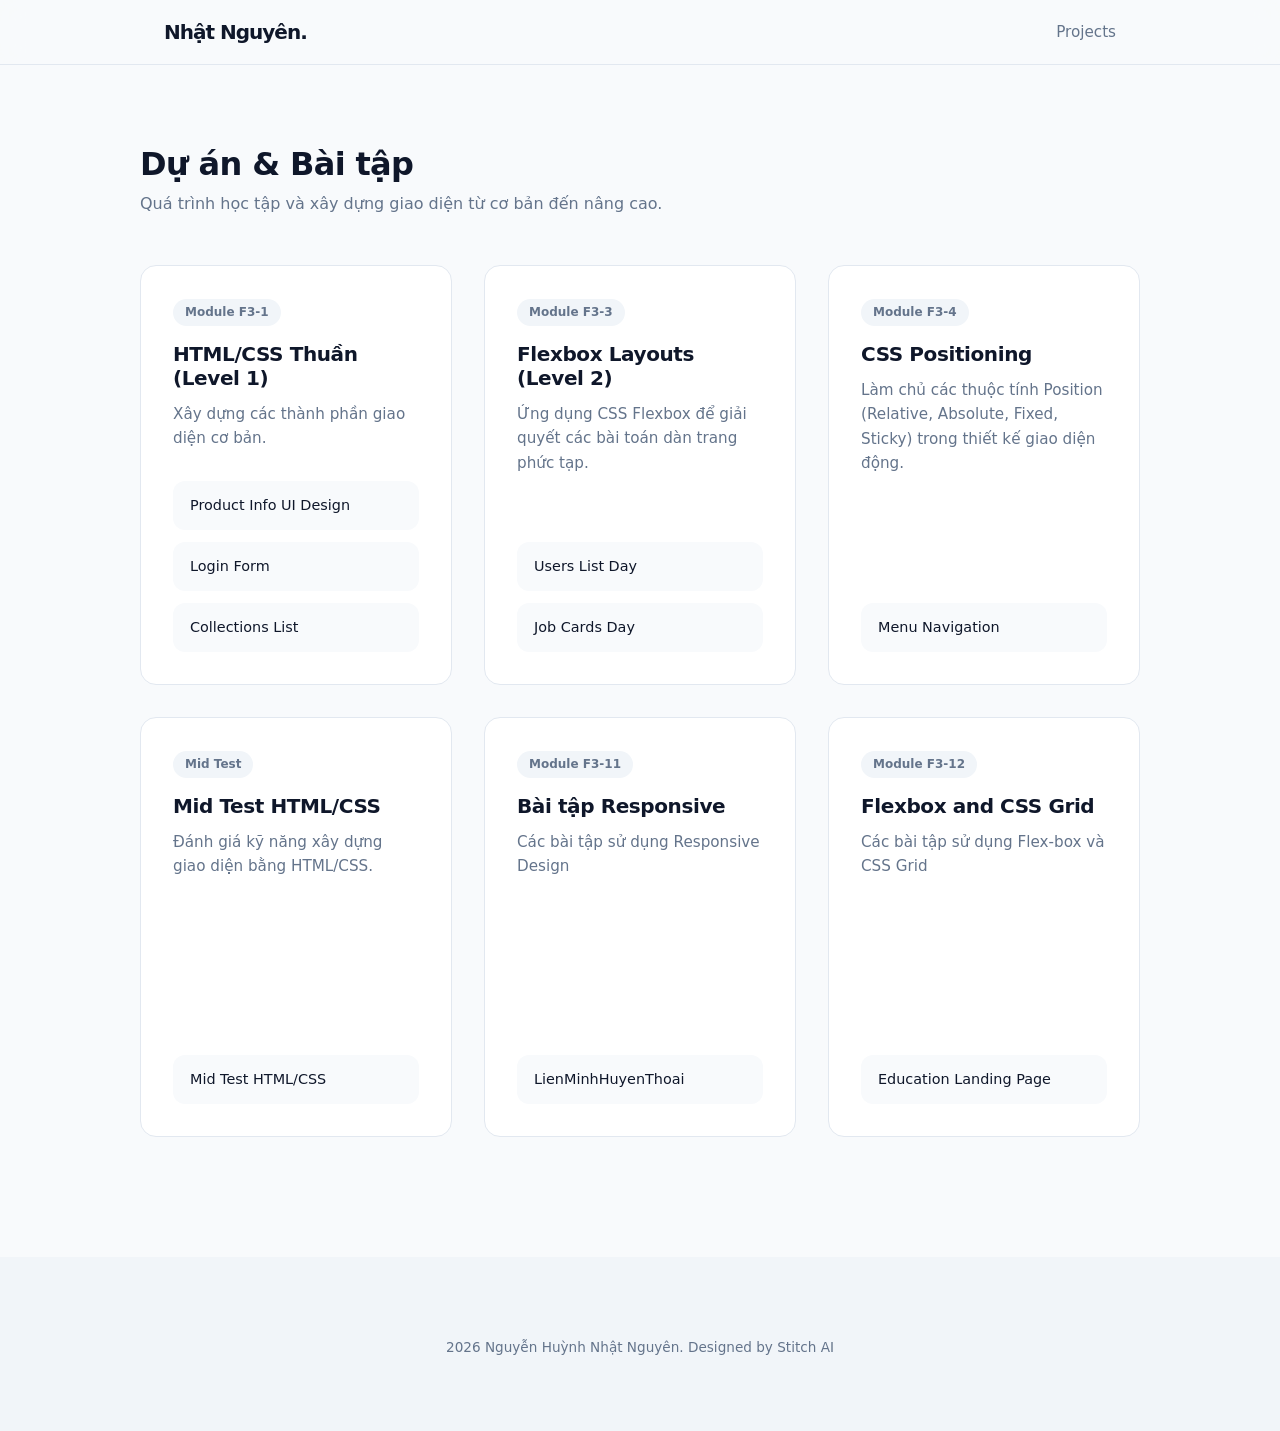
<file: index.html>
<!doctype html>
<html lang="vi">
  <head>
    <meta charset="UTF-8" />
    <meta name="viewport" content="width=device-width, initial-scale=1.0" />
    <title>Nguyễn Huỳnh Nhật Nguyên</title>
    <link rel="stylesheet" href="style.css" />
  </head>
  <body>
    <header class="navbar">
      <div class="container nav-container">
        <div class="logo">Nhật Nguyên.</div>
        <nav>
          <!-- <a href="#about">About</a> -->
          <a href="#projects">Projects</a>
          <!-- <a href="#contact">Contact</a> -->
        </nav>
      </div>
    </header>

    <!-- <section id="about" class="hero container">
      <div class="hero-content">
        <p class="greeting">Xin chào, tôi là</p>
        <h1>Nguyễn Huỳnh Nhật Nguyên</h1>
        <p class="bio">
          Sinh viên năm 2 chuyên ngành Công nghệ Thông tin tại TP. Hồ Chí Minh.
          Tôi đam mê Lập trình Web và thiết kế giao diện (UI/UX) tối giản, mang
          lại trải nghiệm tốt nhất cho người dùng.
        </p>
        <div class="hero-actions">
          <a href="#projects" class="btn btn-primary">Xem Dự Án</a>
          <a href="mailto:emailcuaban@gmail.com" class="btn btn-outline"
            >Liên Hệ Nhận CV</a
          >
        </div>
      </div>
    </section> -->

    <main id="projects" class="container section">
      <div class="section-header">
        <h2>Dự án & Bài tập</h2>
        <p>Quá trình học tập và xây dựng giao diện từ cơ bản đến nâng cao.</p>
      </div>

      <div class="projects-grid">
        <article class="card">
          <div class="card-header">
            <span class="badge">Module F3-1</span>
            <h3>HTML/CSS Thuần (Level 1)</h3>
            <p>Xây dựng các thành phần giao diện cơ bản.</p>
          </div>
          <div class="card-body">
            <ul class="task-list">
              <li>
                <a href="./F3-1/Task 1/index.html" target="_blank">
                  Product Info UI Design
                  <svg
                    width="16"
                    height="16"
                    viewBox="0 0 24 24"
                    fill="none"
                    stroke="currentColor"
                    stroke-width="2"
                  >
                    <path d="M7 17L17 7M17 7H7M17 7V17" />
                  </svg>
                </a>
              </li>
              <li>
                <a href="./F3-1/Task 2/index.html" target="_blank">
                  Login Form
                  <svg
                    width="16"
                    height="16"
                    viewBox="0 0 24 24"
                    fill="none"
                    stroke="currentColor"
                    stroke-width="2"
                  >
                    <path d="M7 17L17 7M17 7H7M17 7V17" />
                  </svg>
                </a>
              </li>
              <li>
                <a href="./F3-1/Task 3/index.html" target="_blank">
                  Collections List
                  <svg
                    width="16"
                    height="16"
                    viewBox="0 0 24 24"
                    fill="none"
                    stroke="currentColor"
                    stroke-width="2"
                  >
                    <path d="M7 17L17 7M17 7H7M17 7V17" />
                  </svg>
                </a>
              </li>
            </ul>
          </div>
        </article>

        <article class="card">
          <div class="card-header">
            <span class="badge">Module F3-3</span>
            <h3>Flexbox Layouts (Level 2)</h3>
            <p>
              Ứng dụng CSS Flexbox để giải quyết các bài toán dàn trang phức
              tạp.
            </p>
          </div>
          <div class="card-body">
            <ul class="task-list">
              <li>
                <a href="./F3-3/Task 1/index.html" target="_blank">
                  Users List Day
                  <svg
                    width="16"
                    height="16"
                    viewBox="0 0 24 24"
                    fill="none"
                    stroke="currentColor"
                    stroke-width="2"
                  >
                    <path d="M7 17L17 7M17 7H7M17 7V17" />
                  </svg>
                </a>
              </li>
              <li>
                <a href="./F3-3/Task 2/index.html" target="_blank">
                  Job Cards Day
                  <svg
                    width="16"
                    height="16"
                    viewBox="0 0 24 24"
                    fill="none"
                    stroke="currentColor"
                    stroke-width="2"
                  >
                    <path d="M7 17L17 7M17 7H7M17 7V17" />
                  </svg>
                </a>
              </li>
            </ul>
          </div>
        </article>

        <article class="card">
          <div class="card-header">
            <span class="badge">Module F3-4</span>
            <h3>CSS Positioning</h3>
            <p>
              Làm chủ các thuộc tính Position (Relative, Absolute, Fixed,
              Sticky) trong thiết kế giao diện động.
            </p>
          </div>
          <div class="card-body">
            <ul class="task-list">
              <li>
                <a href="./F3-4/index.html" target="_blank">
                  Menu Navigation
                  <svg
                    width="16"
                    height="16"
                    viewBox="0 0 24 24"
                    fill="none"
                    stroke="currentColor"
                    stroke-width="2"
                  >
                    <path d="M7 17L17 7M17 7H7M17 7V17" />
                  </svg>
                </a>
              </li>
            </ul>
          </div>
        </article>

        <article class="card">
          <div class="card-header">
            <span class="badge">Mid Test</span>
            <h3>Mid Test HTML/CSS</h3>
            <p>Đánh giá kỹ năng xây dựng giao diện bằng HTML/CSS.</p>
          </div>
          <div class="card-body">
            <ul class="task-list">
              <li>
                <a href="./MidTest HTML CSS/index.html" target="_blank">
                  Mid Test HTML/CSS
                  <svg
                    width="16"
                    height="16"
                    viewBox="0 0 24 24"
                    fill="none"
                    stroke="currentColor"
                    stroke-width="2"
                  >
                    <path d="M7 17L17 7M17 7H7M17 7V17" />
                  </svg>
                </a>
              </li>
            </ul>
          </div>
        </article>

        <article class="card">
          <div class="card-header">
            <span class="badge">Module F3-11</span>
            <h3>Bài tập Responsive</h3>
            <p>Các bài tập sử dụng Responsive Design</p>
          </div>
          <div class="card-body">
            <ul class="task-list">
              <li>
                <a href="./F3-11/index.html" target="_blank">
                  LienMinhHuyenThoai
                  <svg
                    width="16"
                    height="16"
                    viewBox="0 0 24 24"
                    fill="none"
                    stroke="currentColor"
                    stroke-width="2"
                  >
                    <path d="M7 17L17 7M17 7H7M17 7V17" />
                  </svg>
                </a>
              </li>
            </ul>
          </div>
        </article>

        <article class="card">
          <div class="card-header">
            <span class="badge">Module F3-12</span>
            <h3>Flexbox and CSS Grid</h3>
            <p>Các bài tập sử dụng Flex-box và CSS Grid</p>
          </div>
          <div class="card-body">
            <ul class="task-list">
              <li>
                <a href="./F3-12/index.html" target="_blank">
                  Education Landing Page
                  <svg
                    width="16"
                    height="16"
                    viewBox="0 0 24 24"
                    fill="none"
                    stroke="currentColor"
                    stroke-width="2"
                  >
                    <path d="M7 17L17 7M17 7H7M17 7V17" />
                  </svg>
                </a>
              </li>
            </ul>
          </div>
        </article>
      </div>
    </main>

    <footer id="contact" class="footer">
      <div class="container">
        <!-- <h2>Let's connect</h2>
        <p>Sẵn sàng cho các cơ hội thực tập và dự án mới.</p>
        <div class="footer-links">
          <a href="#">GitHub</a>
          <a href="#">LinkedIn</a>
          <a href="#">Behance</a>
        </div> -->
        <p class="copyright">
          2026 Nguyễn Huỳnh Nhật Nguyên. Designed by Stitch AI
        </p>
      </div>
    </footer>
  </body>
</html>
</file>
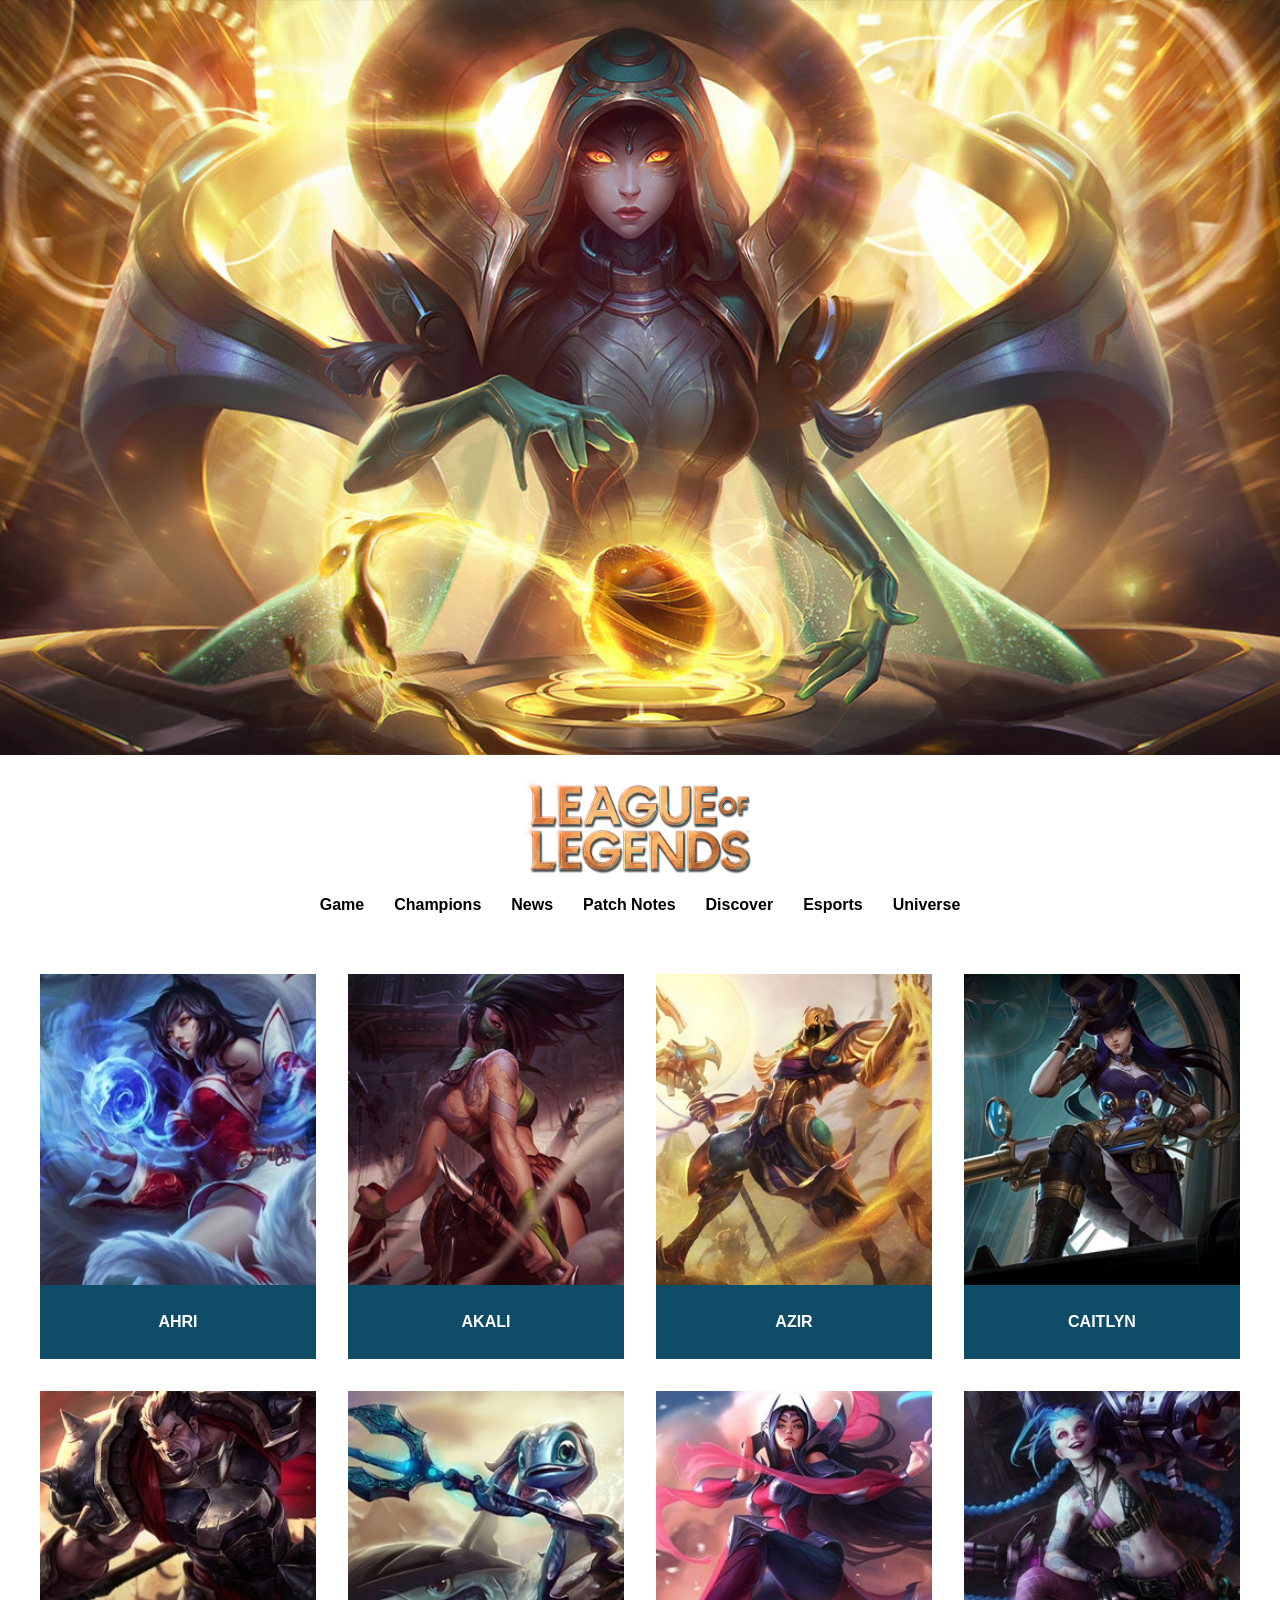
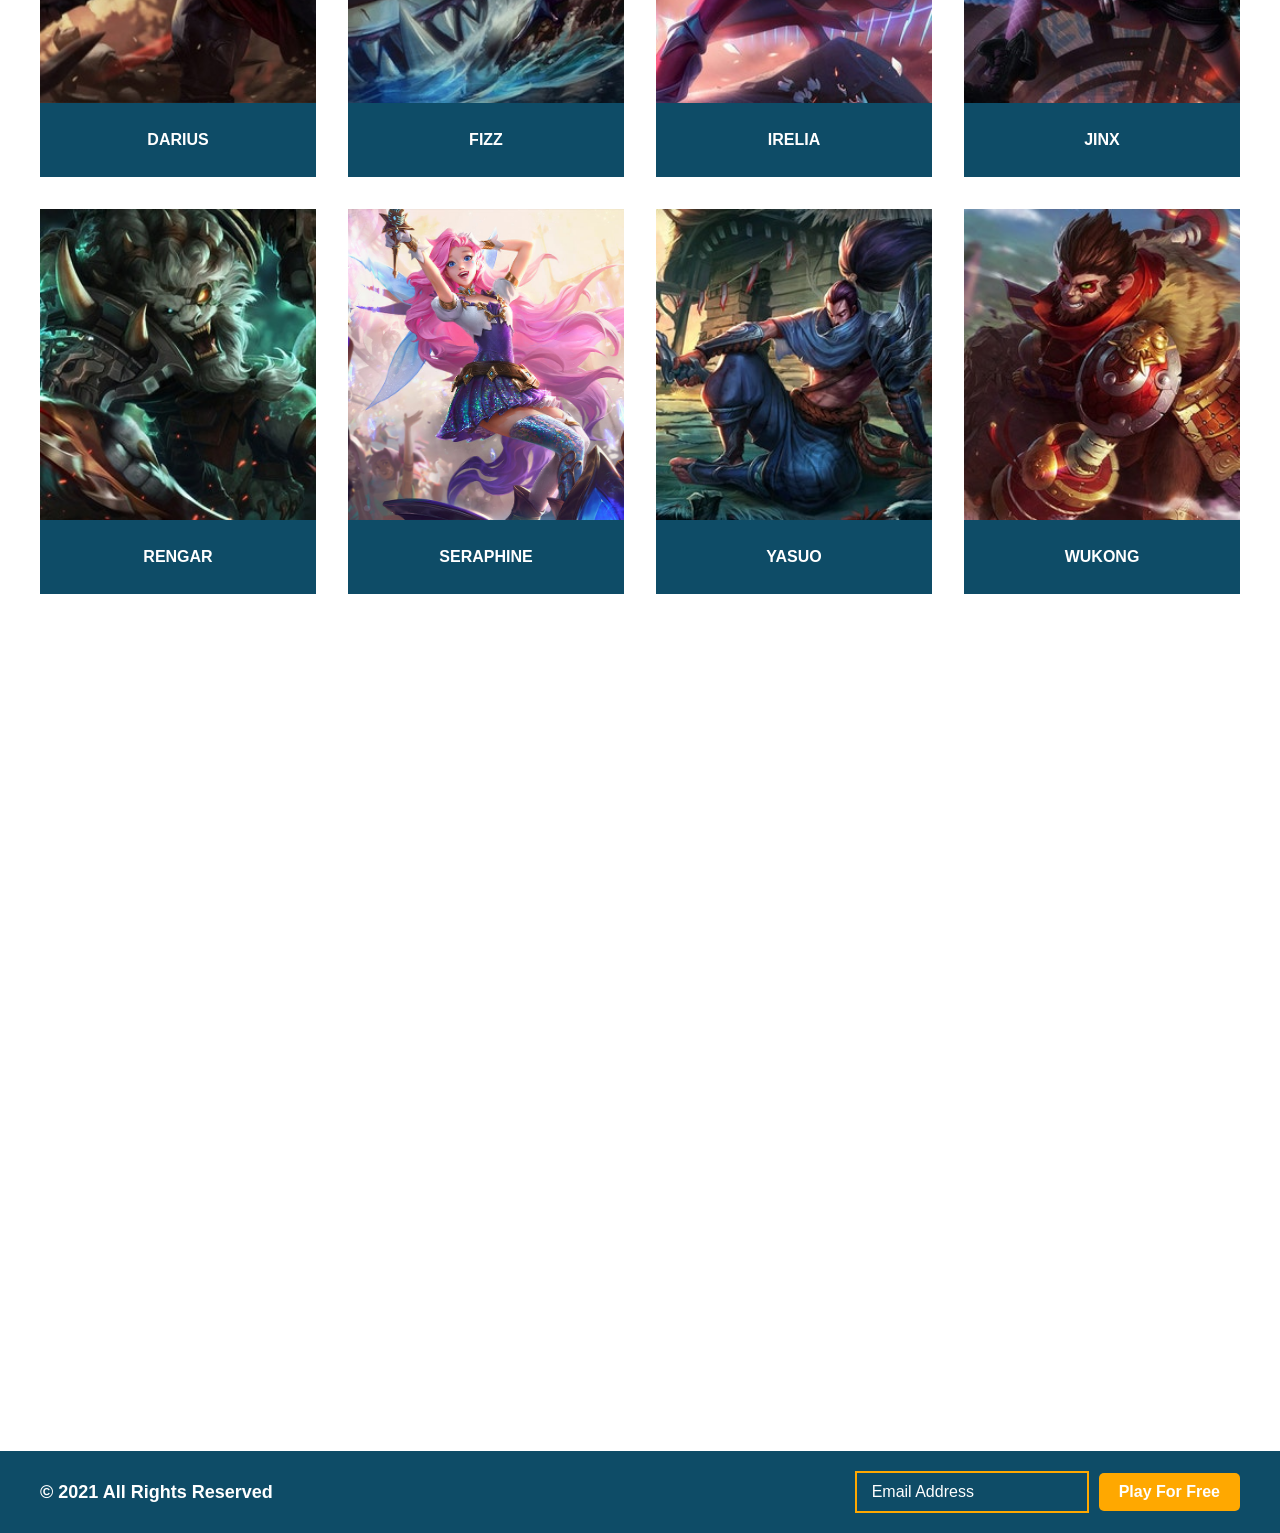
<file: F3-11/index.html>
<!doctype html>
<html lang="en">
  <head>
    <meta charset="UTF-8" />
    <meta name="viewport" content="width=device-width, initial-scale=1.0" />
    <title>LienMinhHuyenThoai</title>
    <link rel="stylesheet" href="style.css" />
    <link rel="stylesheet" href="reset.css" />
  </head>
  <body>
    <section class="banner">
      <img src="./assets/images/banner.png" alt="Banner" />
    </section>

    <header class="navbar">
      <div class="logo">
        <img src="./assets/images/logo.png" alt="Logo" />
      </div>

      <nav>
        <ul>
          <li>Game</li>
          <li>Champions</li>
          <li>News</li>
          <li>Patch Notes</li>
          <li>Discover</li>
          <li>Esports</li>
          <li>Universe</li>
        </ul>
      </nav>
    </header>

    <section class="champions">
      <div class="grid">
        <div class="card">
          <img src="./assets/images/ahri.png" alt="Ahri" />
          <div class="name">AHRI</div>
        </div>

        <div class="card">
          <img src="./assets/images/akali.png" alt="Akali" />
          <div class="name">AKALI</div>
        </div>

        <div class="card">
          <img src="./assets/images/azir.png" alt="Azir" />
          <div class="name">AZIR</div>
        </div>

        <div class="card">
          <img src="./assets/images/caitlyn.png" alt="Caitlyn" />
          <div class="name">CAITLYN</div>
        </div>

        <div class="card">
          <img src="./assets/images/darius.png" alt="Darius" />
          <div class="name">DARIUS</div>
        </div>

        <div class="card">
          <img src="./assets/images/fizz.png" alt="Fizz" />
          <div class="name">FIZZ</div>
        </div>

        <div class="card">
          <img src="./assets/images/irelia.png" alt="Irelia" />
          <div class="name">IRELIA</div>
        </div>

        <div class="card">
          <img src="./assets/images/jinx.png" alt="Jinx" />
          <div class="name">JINX</div>
        </div>

        <div class="card">
          <img src="./assets/images/rengar.png" alt="Rengar" />
          <div class="name">RENGAR</div>
        </div>

        <div class="card">
          <img src="./assets/images/seraphine.png" alt="Seraphine" />
          <div class="name">SERAPHINE</div>
        </div>

        <div class="card">
          <img src="./assets/images/yasuo.png" alt="Yasuo" />
          <div class="name">YASUO</div>
        </div>

        <div class="card">
          <img src="./assets/images/wukong.png" alt="Wukong" />
          <div class="name">WUKONG</div>
        </div>
      </div>
    </section>

    <section class="video-section">
      <div class="video-container">
        <iframe
          src="https://www.youtube.com/embed/O4PDzBnBMU4"
          title="YouTube video"
          frameborder="0"
          allowfullscreen
        >
        </iframe>
      </div>
    </section>

    <footer class="footer">
      <div class="footer-left">© 2021 All Rights Reserved</div>
      <div class="footer-right">
        <input type="text" placeholder="Email Address" />
        <button>Play For Free</button>
      </div>
    </footer>
  </body>
</html>
</file>
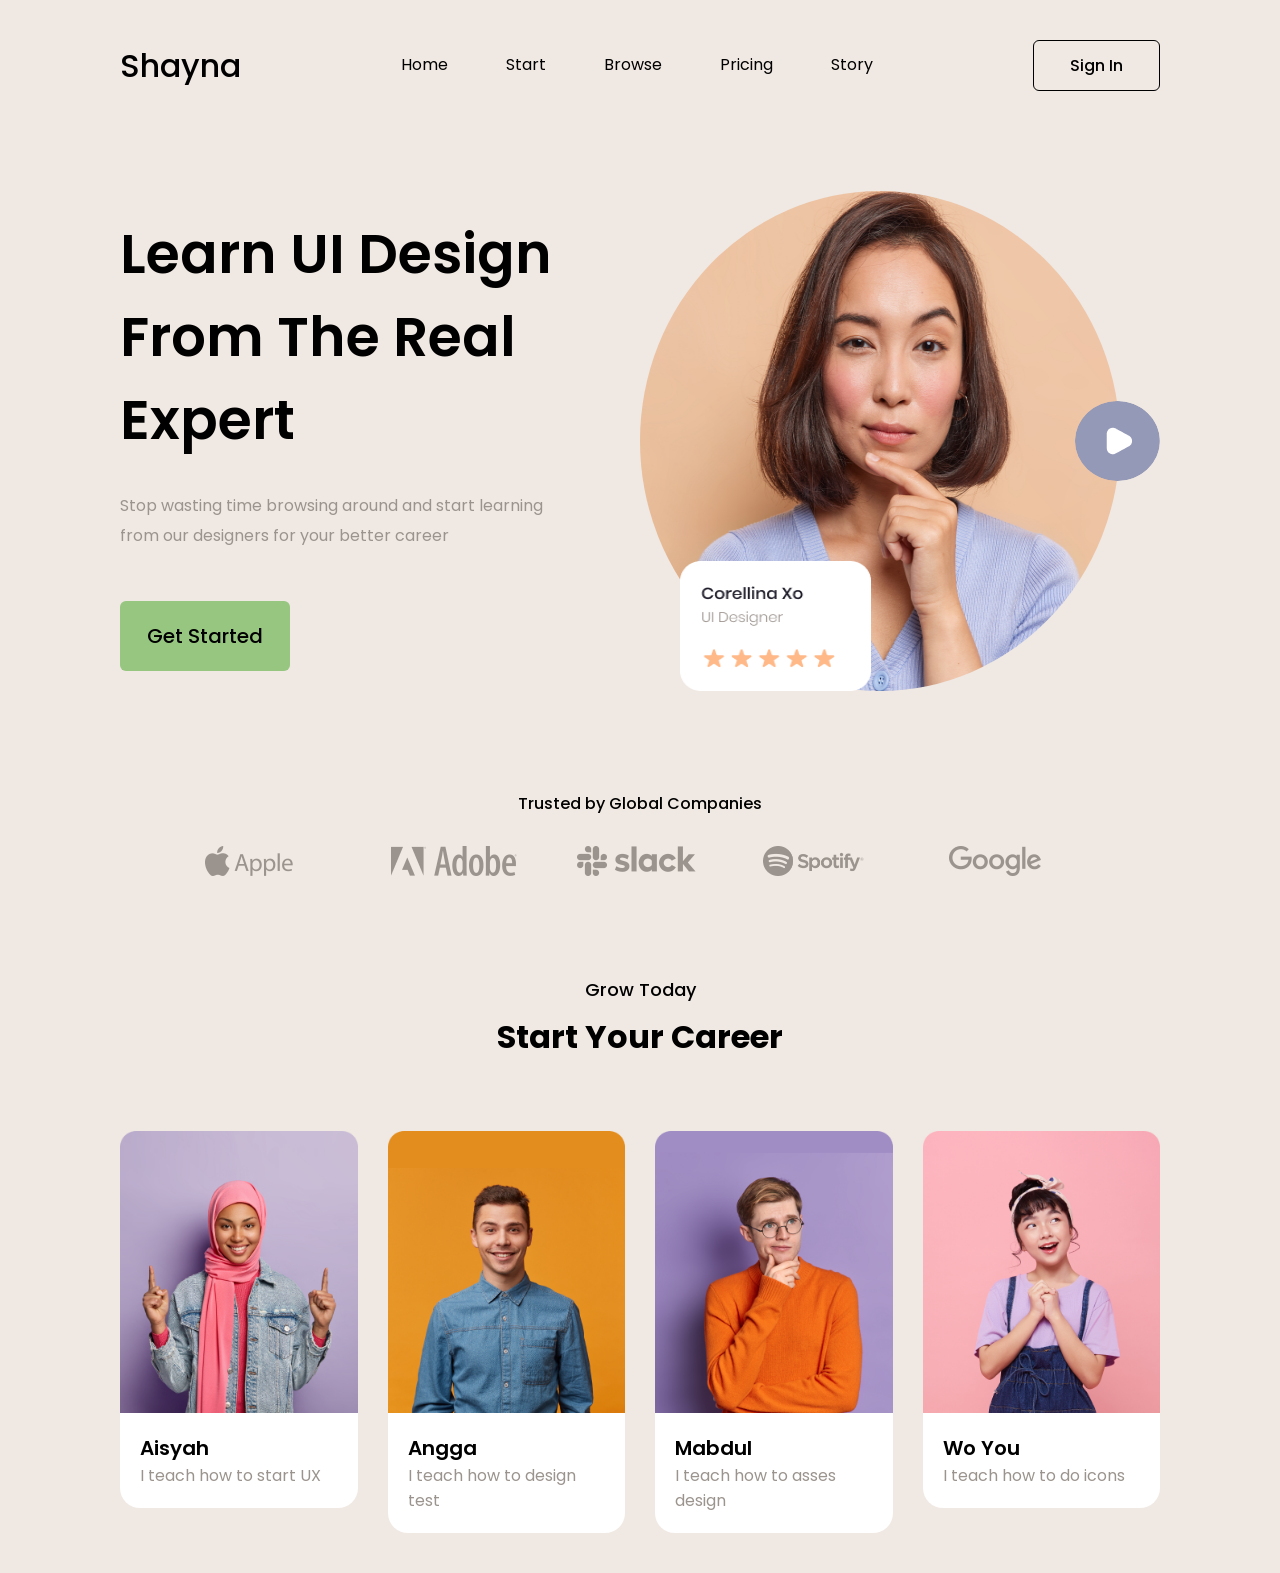
<file: F3-12/index.html>
<!doctype html>
<html lang="en">
  <head>
    <meta charset="UTF-8" />
    <meta name="viewport" content="width=device-width, initial-scale=1.0" />
    <title>Education Landing Page</title>
    <link
      href="https://fonts.googleapis.com/css2?family=Poppins:wght@400;500;600&display=swap"
      rel="stylesheet"
    />
    <link rel="stylesheet" href="reset.css" />
    <link rel="stylesheet" href="style.css" />
  </head>
  <body>
    <header>
      <h1>Shayna</h1>
      <nav>
        <a href="#">Home</a>
        <a href="#">Start</a>
        <a href="#">Browse</a>
        <a href="#">Pricing</a>
        <a href="#">Story</a>
      </nav>
      <button class="btn-header">Sign In</button>
    </header>

    <section class="hero">
      <div class="hero-content">
        <h2><span>Learn UI Design</span> From The Real Expert</h2>
        <p>
          <span>Stop wasting time browsing around and start learning</span> from
          our designers for your better career
        </p>
        <button class="btn-primary">Get Started</button>
      </div>

      <div class="hero-image-group">
        <img class="hero-img" src="./assets/images/main.png" alt="" />
        <img class="play-btn" src="./assets/images/btn.png" alt="" />
        <img class="info-card" src="./assets/images/Corellina.png" alt="" />
      </div>
    </section>

    <section class="brands">
      <h2 class="section-title">Trusted by Global Companies</h2>

      <div class="brand-grid">
        <img src="./assets/images/apple-11 1.png" alt="" />
        <img src="./assets/images/adobe.png" alt="" />
        <img src="./assets/images/slack-2 1.png" alt="" />
        <img src="./assets/images/spotify-1 1.png" alt="" />
        <img src="./assets/images/google-2015 1.png" alt="" />
      </div>
    </section>

    <section class="cta">
      <p>Grow Today</p>
      <h2>Start Your Career</h2>
    </section>

    <section class="courses">
      <div class="course-grid">
        <article class="card">
          <img src="./assets/images/Aisyah.png" alt="" />
          <div class="card-body">
            <h3>Aisyah</h3>
            <p>I teach how to start UX</p>
          </div>
        </article>

        <article class="card">
          <img src="./assets/images/Angga.png" alt="" />
          <div class="card-body">
            <h3>Angga</h3>
            <p>I teach how to design test</p>
          </div>
        </article>

        <article class="card">
          <img src="./assets/images/Mabdul.png" alt="" />
          <div class="card-body">
            <h3>Mabdul</h3>
            <p>I teach how to asses design</p>
          </div>
        </article>

        <article class="card">
          <img src="./assets/images/Wo-You.png" alt="" />
          <div class="card-body">
            <h3>Wo You</h3>
            <p>I teach how to do icons</p>
          </div>
        </article>
      </div>
    </section>
  </body>
</html>
</file>
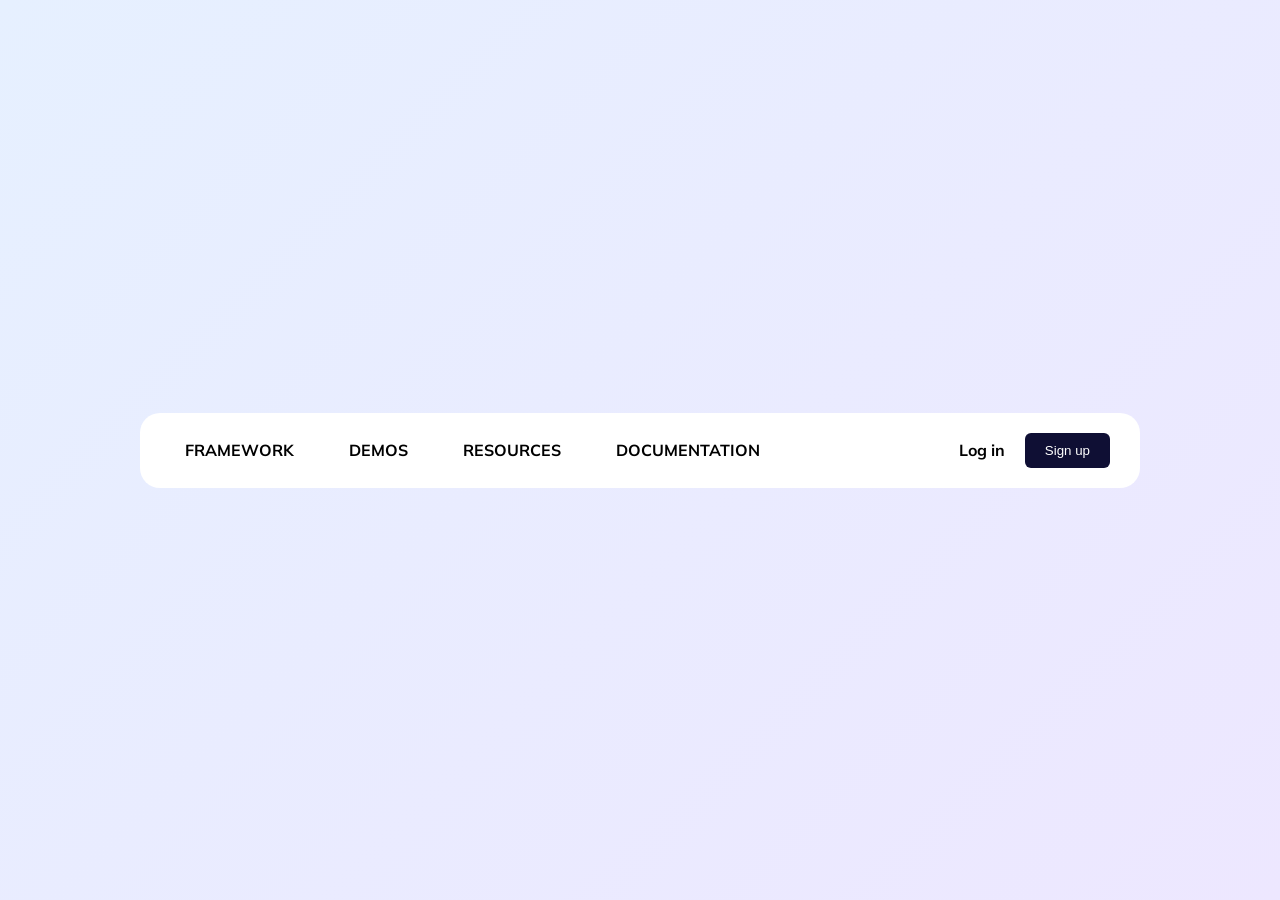
<file: F3-4/index.html>
<!doctype html>
<html lang="en">
  <head>
    <meta charset="UTF-8" />
    <meta name="viewport" content="width=device-width, initial-scale=1.0" />
    <title>Menu Navigation</title>

    <link rel="stylesheet" href="style.css" />
    <link
      href="https://fonts.googleapis.com/css2?family=Mulish:wght@400;700;900&display=swap"
      rel="stylesheet"
    />
  </head>
  <body>
    <nav class="navbar">
      <div class="menu">
        <div class="dropdown">
          <span>Framework</span>
          <div class="dropdown-menu">
            <div class="col">
              <h4>Framework</h4>
              <p>React</p>
              <p>Vue</p>
              <p>Angular</p>
            </div>
          </div>
        </div>
        <div class="dropdown">
          <span>Demos</span>
          <div class="dropdown-menu">
            <div class="col">
              <h4>Demos</h4>
              <p>Dashboard</p>
              <p>Charts</p>
              <p>UI Kit</p>
            </div>
          </div>
        </div>

        <div class="dropdown">
          <span>Resources</span>
          <div class="dropdown-menu">
            <div class="col">
              <h4>Top Controls</h4>
              <p>Grid</p>
              <p>Chart</p>
              <p>Controls</p>
              <p>Financial Chart</p>
            </div>

            <div class="col">
              <h4>Top Controls</h4>
              <p>API</p>
              <p>Blogs</p>
              <p>Knowledge Base</p>
              <p>Videos</p>
              <p>Forums</p>
              <p>Licensing</p>
            </div>
          </div>
        </div>

        <div class="dropdown">
          <span>Documentation</span>
          <div class="dropdown-menu">
            <div class="col">
              <h4>Docs</h4>
              <p>Getting Started</p>
              <p>API Docs</p>
              <p>Guides</p>
            </div>
          </div>
        </div>
      </div>

      <div class="auth">
        <span>Log in</span>
        <button>Sign up</button>
      </div>
    </nav>
  </body>
</html>
</file>
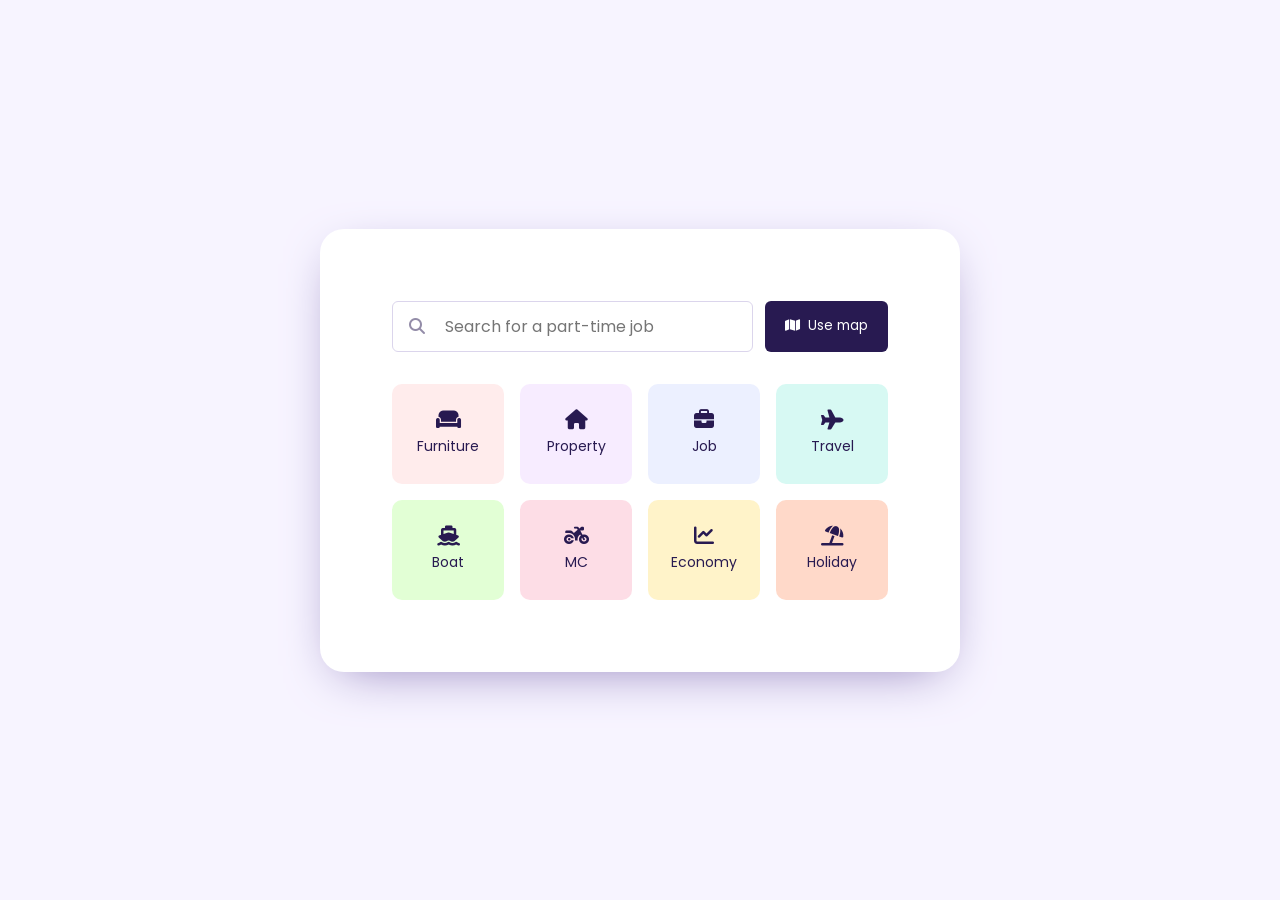
<file: MidTest HTML CSS/index.html>
<!doctype html>
<html lang="en">
  <head>
    <meta charset="UTF-8" />
    <meta name="viewport" content="width=device-width, initial-scale=1.0" />
    <title>Search UI</title>
    <link
      href="https://fonts.googleapis.com/css2?family=Poppins:wght@400;500&display=swap"
      rel="stylesheet"
    />
    <link
      rel="stylesheet"
      href="https://cdnjs.cloudflare.com/ajax/libs/font-awesome/6.5.1/css/all.min.css"
    />
    <link rel="stylesheet" href="style.css" />
  </head>
  <body>
    <main class="app">
      <section class="card">
        <form class="search-form">
          <div class="input-group">
            <i class="fa-solid fa-magnifying-glass"></i>
            <input type="text" placeholder="Search for a part-time job" />
          </div>

          <button class="btn-map">
            <i class="fa-solid fa-map"></i>
            <span>Use map</span>
          </button>
        </form>

        <section class="categories">
          <div class="grid">
            <div class="item red">
              <i class="fa-solid fa-couch"></i>
              <span>Furniture</span>
            </div>

            <div class="item purple">
              <i class="fa-solid fa-house"></i>
              <span>Property</span>
            </div>

            <div class="item blue">
              <i class="fa-solid fa-briefcase"></i>
              <span>Job</span>
            </div>

            <div class="item teal">
              <i class="fa-solid fa-plane"></i>
              <span>Travel</span>
            </div>

            <div class="item green">
              <i class="fa-solid fa-ship"></i>
              <span>Boat</span>
            </div>

            <div class="item pink">
              <i class="fa-solid fa-motorcycle"></i>
              <span>MC</span>
            </div>

            <div class="item yellow">
              <i class="fa-solid fa-chart-line"></i>
              <span>Economy</span>
            </div>

            <div class="item orange">
              <i class="fa-solid fa-umbrella-beach"></i>
              <span>Holiday</span>
            </div>
          </div>
        </section>
      </section>
    </main>
  </body>
</html>
</file>
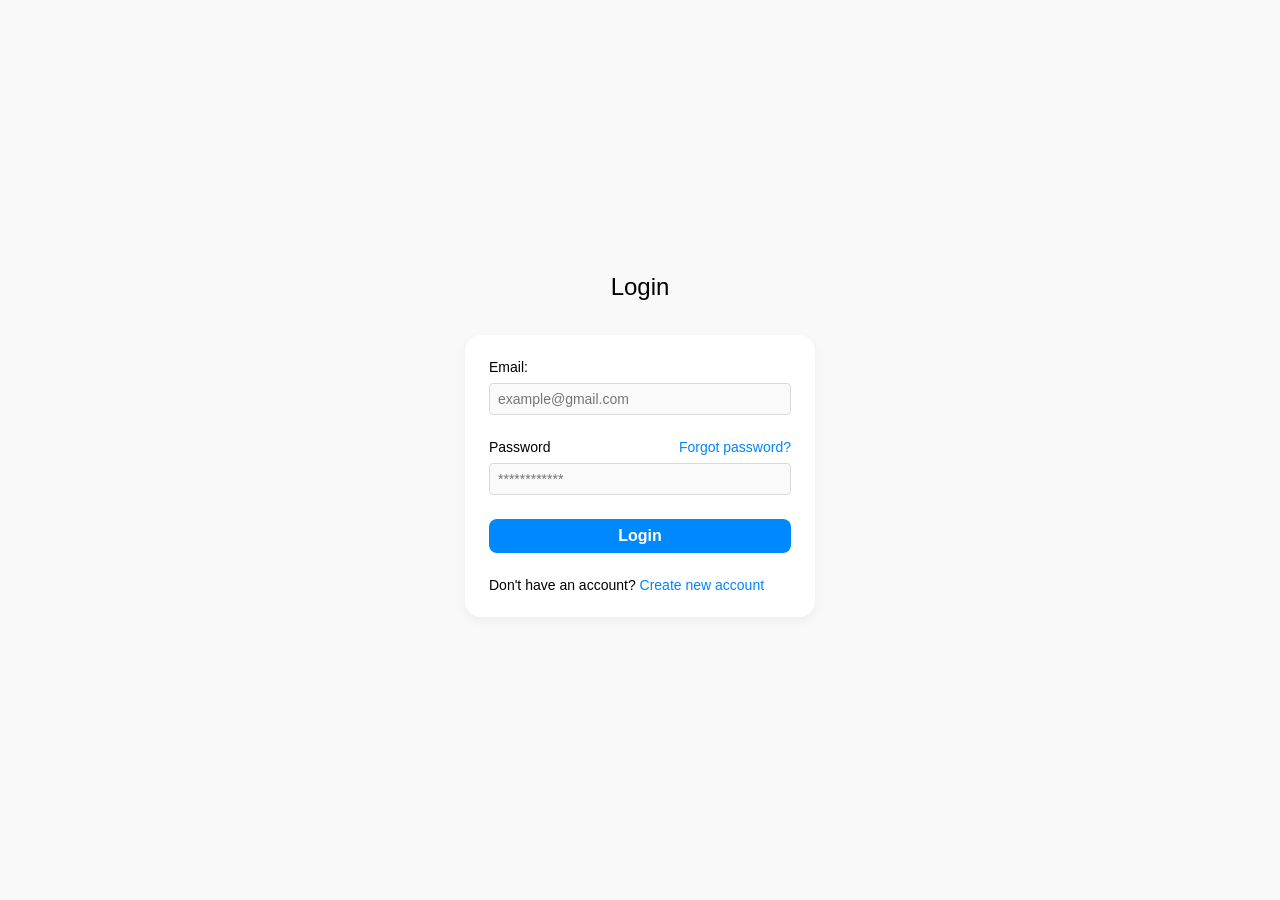
<file: F3-1/Task 2/index.html>
<!doctype html>
<html lang="en">
  <head>
    <meta charset="UTF-8" />
    <meta name="viewport" content="width=device-width, initial-scale=1.0" />
    <title>Login Form</title>
    <link rel="stylesheet" href="style.css" />
  </head>
  <body>
    <h1>Login</h1>

    <form action="">
      <div class="form-group">
        <label for="">Email:</label>
        <input type="text" placeholder="example@gmail.com" />
      </div>

      <div class="form-group">
        <div class="label-row">
          <label for="password">Password</label>
          <a href="#" class="forgot-link">Forgot password?</a>
        </div>
        <input type="password" id="password" placeholder="************" />
      </div>

      <div class="form-group">
        <button type="submit" class="btn-submit">Login</button>
      </div>
      <p class="footer">
        Don't have an account? <a href="#">Create new account</a>
      </p>
    </form>
  </body>
</html>
</file>
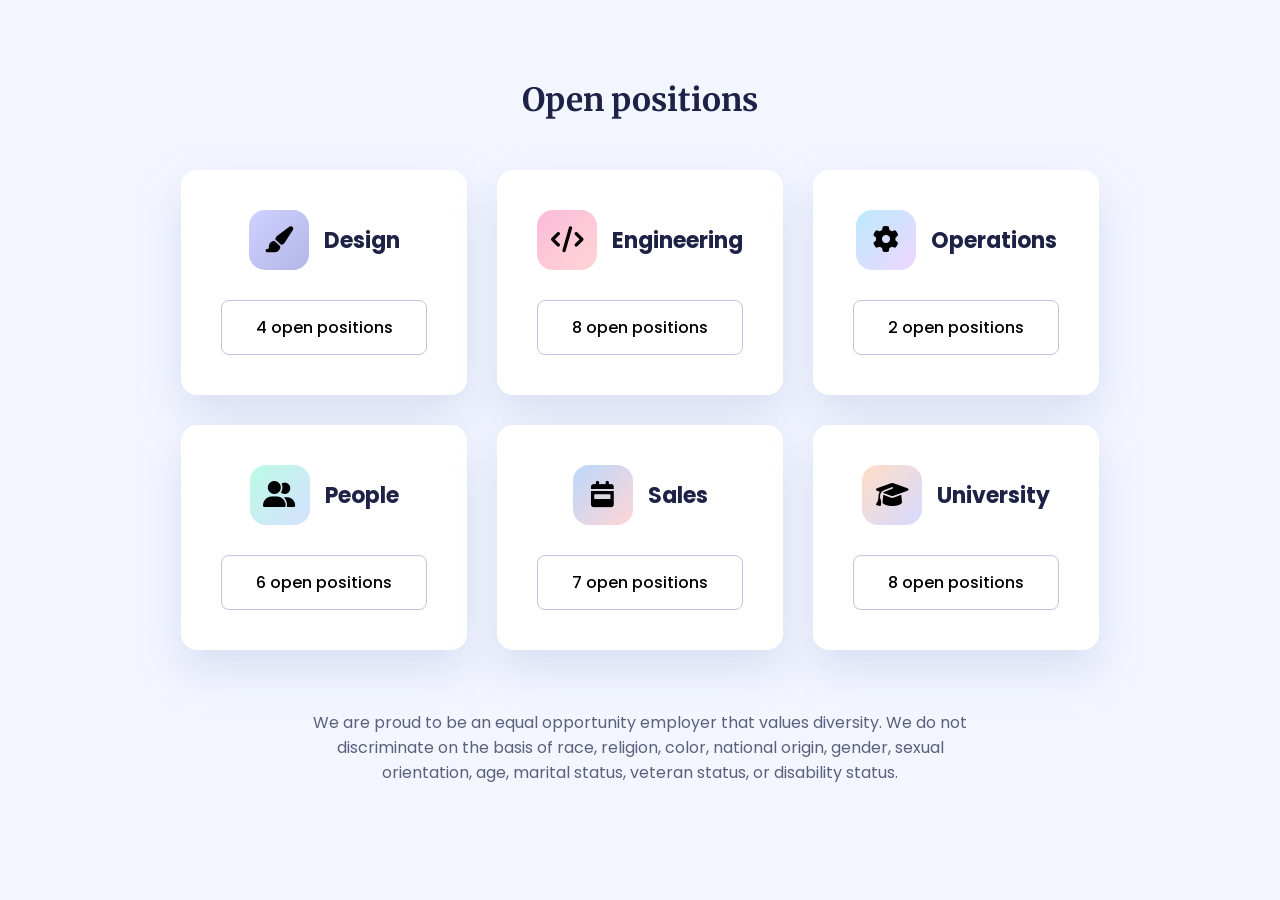
<file: F3-3/Task 2/index.html>
<!doctype html>
<html lang="en">
  <head>
    <meta charset="UTF-8" />
    <meta name="viewport" content="width=device-width, initial-scale=1.0" />
    <title>Job Cards Day</title>
    <link rel="stylesheet" href="style.css" />

    <link
      href="https://fonts.googleapis.com/css2?family=Poppins:wght@400;500&family=Merriweather:wght@700;900&display=swap"
      rel="stylesheet"
    />

    <link
      rel="stylesheet"
      href="https://cdnjs.cloudflare.com/ajax/libs/font-awesome/6.5.1/css/all.min.css"
    />
  </head>
  <body>
    <div class="container">
      <h1>Open positions</h1>

      <div class="grid">
        <!-- Card -->
        <div class="card">
          <div class="card-top">
            <div class="icon blue"><i class="fa-solid fa-paintbrush"></i></div>
            <h3>Design</h3>
          </div>
          <div class="btn">4 open positions</div>
        </div>

        <div class="card">
          <div class="card-top">
            <div class="icon pink"><i class="fa-solid fa-code"></i></div>
            <h3>Engineering</h3>
          </div>
          <div class="btn">8 open positions</div>
        </div>

        <div class="card">
          <div class="card-top">
            <div class="icon purple"><i class="fa-solid fa-gear"></i></div>
            <h3>Operations</h3>
          </div>
          <div class="btn">2 open positions</div>
        </div>

        <div class="card">
          <div class="card-top">
            <div class="icon green"><i class="fa-solid fa-user-group"></i></div>
            <h3>People</h3>
          </div>
          <div class="btn">6 open positions</div>
        </div>

        <div class="card">
          <div class="card-top">
            <div class="icon mix">
              <i class="fa-solid fa-calendar-week"></i>
            </div>
            <h3>Sales</h3>
          </div>
          <div class="btn">7 open positions</div>
        </div>

        <div class="card">
          <div class="card-top">
            <div class="icon orange">
              <i class="fa-solid fa-graduation-cap"></i>
            </div>
            <h3>University</h3>
          </div>
          <div class="btn">8 open positions</div>
        </div>
      </div>

      <p class="footer">
        We are proud to be an equal opportunity employer that values diversity.
        We do not discriminate on the basis of race, religion, color, national
        origin, gender, sexual orientation, age, marital status, veteran status,
        or disability status.
      </p>
    </div>
  </body>
</html>
</file>
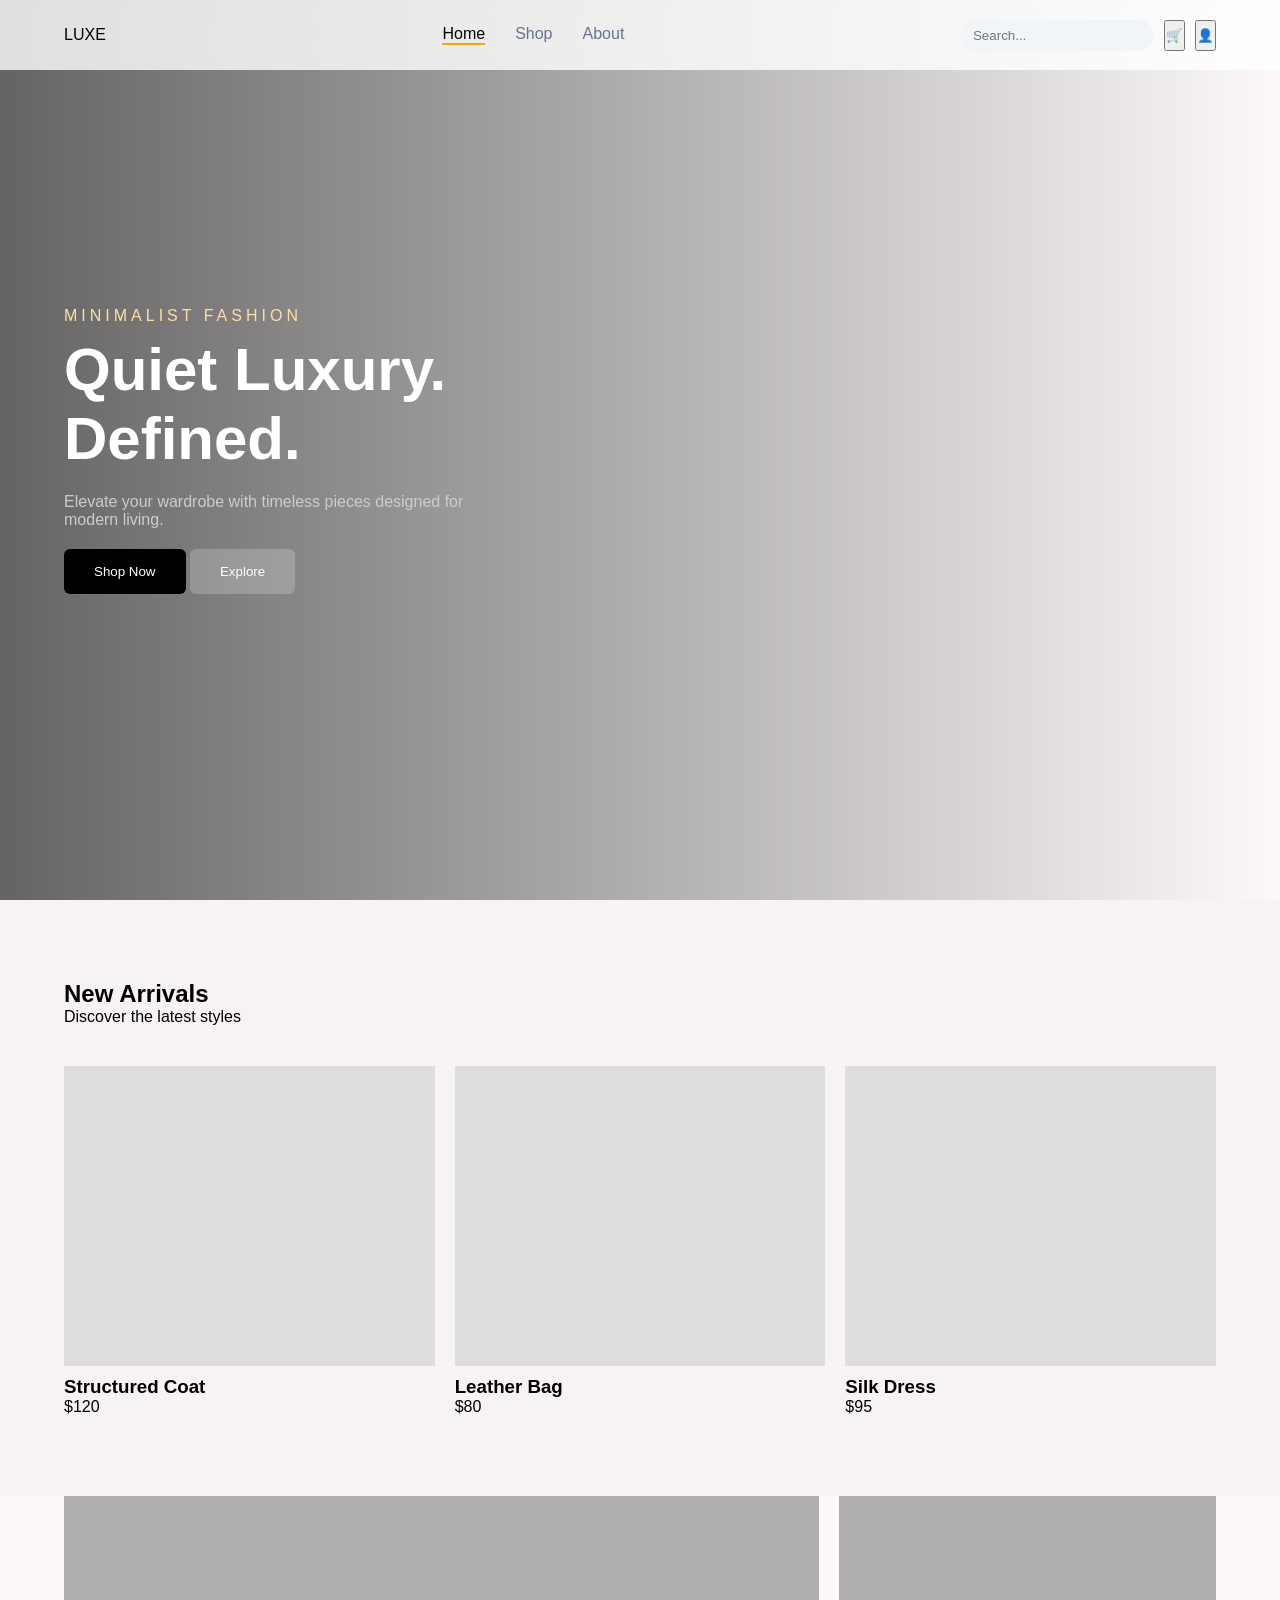
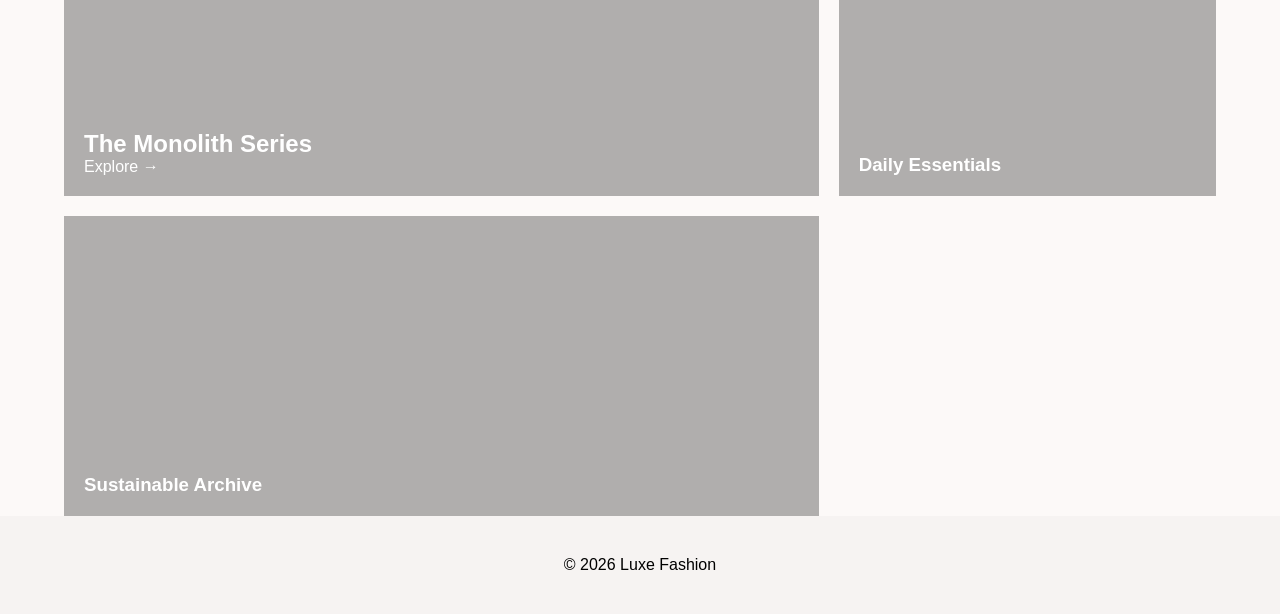
<file: FSO2602 Final Project/home.html>
<!-- <!doctype html>
<html lang="en">
  <head>
    <meta charset="UTF-8" />
    <meta name="viewport" content="width=device-width, initial-scale=1.0" />
    <title>Document</title>
  </head>

  <link rel="stylesheet" href="assets/css/reset.css" />
  <link rel="stylesheet" href="assets/css/components/common.css" /> -->

<!-- CSS libraries -->

<!-- <link rel="stylesheet" href="./assets/css/components/header.css" />
  <link rel="stylesheet" href="./assets/css/components/footer.css" />

  <link rel="stylesheet" href="./assets/css/main.css" />

  <body></body>
</html> -->

<!doctype html>
<html lang="en">
  <head>
    <meta charset="UTF-8" />
    <title>Fashion UI</title>
    <link rel="stylesheet" href="./assets/css/pages/home.css" />
  </head>
  <body>
    <!-- HEADER -->
    <header class="header">
      <div class="nav container">
        <div class="logo">LUXE</div>

        <ul class="menu">
          <li class="active">Home</li>
          <li>Shop</li>
          <li>About</li>
        </ul>

        <div class="actions">
          <input type="text" placeholder="Search..." />
          <button>🛒</button>
          <button>👤</button>
        </div>
      </div>
    </header>

    <!-- HERO -->
    <section class="hero">
      <div class="hero-overlay"></div>

      <div class="hero-content container">
        <p class="tag">MINIMALIST FASHION</p>
        <h1>Quiet Luxury.<br />Defined.</h1>
        <p class="desc">
          Elevate your wardrobe with timeless pieces designed for modern living.
        </p>

        <div class="hero-buttons">
          <button class="btn dark">Shop Now</button>
          <button class="btn light">Explore</button>
        </div>
      </div>
    </section>

    <!-- PRODUCTS -->
    <section class="products">
      <div class="container">
        <div class="section-header">
          <div>
            <h2>New Arrivals</h2>
            <p>Discover the latest styles</p>
          </div>
        </div>

        <div class="product-grid">
          <div class="card">
            <div class="card-img"></div>
            <h3>Structured Coat</h3>
            <p>$120</p>
          </div>

          <div class="card">
            <div class="card-img"></div>
            <h3>Leather Bag</h3>
            <p>$80</p>
          </div>

          <div class="card">
            <div class="card-img"></div>
            <h3>Silk Dress</h3>
            <p>$95</p>
          </div>
        </div>
      </div>
    </section>

    <!-- COLLECTION -->
    <section class="collection">
      <div class="container grid">
        <div class="big">
          <div class="overlay"></div>
          <div class="text">
            <h2>The Monolith Series</h2>
            <span>Explore →</span>
          </div>
        </div>

        <div class="small top">
          <div class="overlay"></div>
          <div class="text">
            <h3>Daily Essentials</h3>
          </div>
        </div>

        <div class="small bottom">
          <div class="overlay"></div>
          <div class="text">
            <h3>Sustainable Archive</h3>
          </div>
        </div>
      </div>
    </section>

    <!-- FOOTER -->
    <footer class="footer">
      <div class="container">
        <p>© 2026 Luxe Fashion</p>
      </div>
    </footer>
  </body>
</html>
</file>
<file: style.css>
/* ==========================================================================
   CSS Variables (Design Tokens) - Quản lý màu sắc và spacing đồng bộ
   ========================================================================== */
:root {
  /* Colors */
  --bg-main: #f8fafc; /* Màu nền tổng thể sáng sủa, hiện đại */
  --bg-card: #ffffff; /* Nền thẻ màu trắng */
  --text-main: #0f172a; /* Chữ chính màu đen/slate sâu */
  --text-muted: #64748b; /* Chữ phụ màu xám slate */
  --primary: #0ea5e9; /* Xanh dương hiện đại (accent) */
  --primary-hover: #0284c7;
  --border-color: #e2e8f0;

  /* Spacing & Layout */
  --radius-md: 12px;
  --radius-lg: 16px;
  --container-width: 1000px;
  --transition: all 0.3s cubic-bezier(0.4, 0, 0.2, 1);
}

/* ==========================================================================
   Reset & Base Styles
   ========================================================================== */
* {
  margin: 0;
  padding: 0;
  box-sizing: border-box;
}

body {
  /* Sử dụng System UI fonts thay vì tải font ngoài -> siêu nhanh, siêu mượt */
  font-family:
    system-ui,
    -apple-system,
    BlinkMacSystemFont,
    "Segoe UI",
    Roboto,
    sans-serif;
  background-color: var(--bg-main);
  color: var(--text-main);
  line-height: 1.6;
  -webkit-font-smoothing: antialiased;
}

h1,
h2,
h3 {
  line-height: 1.2;
  font-weight: 700;
  letter-spacing: -0.02em; /* Kerning hiện đại */
}

a {
  text-decoration: none;
  color: inherit;
  transition: var(--transition);
}

ul {
  list-style: none;
}

.container {
  max-width: var(--container-width);
  margin: 0 auto;
  padding: 0 24px;
}

.section {
  padding: 80px 0;
}

/* ==========================================================================
   Navigation
   ========================================================================== */
.navbar {
  position: sticky;
  top: 0;
  background-color: rgba(248, 250, 252, 0.8);
  backdrop-filter: blur(12px); /* Hiệu ứng kính mờ chuẩn Apple */
  border-bottom: 1px solid var(--border-color);
  z-index: 100;
  padding: 16px 0;
}

.nav-container {
  display: flex;
  justify-content: space-between;
  align-items: center;
}

.logo {
  font-weight: 800;
  font-size: 1.25rem;
  letter-spacing: -0.05em;
}

.navbar nav {
  display: flex;
  gap: 24px;
}

.navbar nav a {
  font-size: 0.95rem;
  color: var(--text-muted);
  font-weight: 500;
}

.navbar nav a:hover {
  color: var(--primary);
}

/* ==========================================================================
   Hero Section
   ========================================================================== */
.hero {
  padding: 120px 24px;
  text-align: center;
  max-width: 800px;
}

.greeting {
  color: var(--primary);
  font-weight: 600;
  margin-bottom: 16px;
  text-transform: uppercase;
  letter-spacing: 0.1em;
  font-size: 0.875rem;
}

.hero h1 {
  font-size: clamp(2.5rem, 5vw, 4rem); /* Responsive typography */
  margin-bottom: 24px;
  background: linear-gradient(90deg, #0f172a, #334155);
  -webkit-background-clip: text;
  -webkit-text-fill-color: transparent;
}

.hero .bio {
  font-size: 1.125rem;
  color: var(--text-muted);
  margin-bottom: 40px;
}

.hero-actions {
  display: flex;
  justify-content: center;
  gap: 16px;
}

/* Buttons */
.btn {
  display: inline-flex;
  align-items: center;
  padding: 12px 24px;
  border-radius: 8px;
  font-weight: 600;
  font-size: 1rem;
  cursor: pointer;
}

.btn-primary {
  background-color: var(--text-main);
  color: white;
}

.btn-primary:hover {
  background-color: var(--primary);
  transform: translateY(-2px);
}

.btn-outline {
  background-color: transparent;
  border: 1px solid var(--border-color);
  color: var(--text-main);
}

.btn-outline:hover {
  border-color: var(--text-main);
  background-color: var(--text-main);
  color: white;
}

/* ==========================================================================
   Projects Section
   ========================================================================== */
.section-header {
  margin-bottom: 48px;
}

.section-header h2 {
  font-size: 2rem;
  margin-bottom: 8px;
}

.section-header p {
  color: var(--text-muted);
}

.projects-grid {
  display: grid;
  grid-template-columns: repeat(auto-fill, minmax(300px, 1fr));
  gap: 32px;
}

/* Cards */
.card {
  background: var(--bg-card);
  border: 1px solid var(--border-color);
  border-radius: var(--radius-lg);
  padding: 32px;
  display: flex;
  flex-direction: column;
  transition: var(--transition);
  height: 420px;
  overflow: hidden;
}

/* Micro-interaction: Hover Card */
.card:hover {
  box-shadow: 0 20px 40px -10px rgba(15, 23, 42, 0.1);
  transform: translateY(-4px);
  border-color: var(--primary);
}

.badge {
  display: inline-block;
  padding: 4px 12px;
  background: #f1f5f9;
  color: var(--text-muted);
  border-radius: 999px;
  font-size: 0.75rem;
  font-weight: 600;
  margin-bottom: 16px;
}

.card h3 {
  font-size: 1.25rem;
  margin-bottom: 12px;
}

.card-header p {
  color: var(--text-muted);
  font-size: 0.95rem;
  margin-bottom: 24px;
}

.card-body {
  margin-top: auto;
  /* THÊM DÒNG NÀY: Để body tự động lấp đầy khoảng trống */
  flex-grow: 1;
  display: flex;
  flex-direction: column;
  justify-content: flex-end; /* Đẩy danh sách link xuống dưới cùng */
  overflow: hidden; /* Quan trọng để cuộn được bên trong */ /* Push list to bottom */
}

/* Task Links */
.task-list {
  display: flex;
  flex-direction: column;
  gap: 12px;
}

.task-list a {
  display: flex;
  justify-content: space-between;
  align-items: center;
  padding: 12px 16px;
  background: var(--bg-main);
  border-radius: var(--radius-md);
  font-size: 0.9rem;
  font-weight: 500;
  border: 1px solid transparent;
}

.task-list a:hover {
  background: white;
  border-color: var(--primary);
  color: var(--primary);
}

.task-list svg {
  opacity: 0;
  transform: translateX(-10px);
  transition: var(--transition);
}

.task-list a:hover svg {
  opacity: 1;
  transform: translateX(0);
}

/* ==========================================================================
   Footer
   ========================================================================== */
.footer {
  padding: 80px 0 40px;
  text-align: center;
  background: #f1f5f9;
  margin-top: 40px;
}

.footer h2 {
  font-size: 2rem;
  margin-bottom: 8px;
}

.footer p {
  color: var(--text-muted);
  margin-bottom: 32px;
}

.footer-links {
  display: flex;
  justify-content: center;
  gap: 24px;
  margin-bottom: 48px;
}

.footer-links a {
  font-weight: 600;
  color: var(--text-main);
}

.footer-links a:hover {
  color: var(--primary);
  text-decoration: underline;
}

.copyright {
  font-size: 0.85rem;
  color: #94a3b8;
}

/* ==========================================================================
   Responsive (Mobile First Approach)
   ========================================================================== */
@media (max-width: 600px) {
  .hero {
    padding: 80px 16px;
  }

  .hero-actions {
    flex-direction: column;
  }

  .card {
    padding: 24px;
  }
}

/* ==========================================================================
   CẤU HÌNH CUỘN MƯỢT (SMOOTH SCROLLING)
   ========================================================================== */
html {
    /* 1. Bật hiệu ứng lướt mượt mà cho toàn bộ trang */
    scroll-behavior: smooth;
    
    /* 2. PRO-TIP: Bù trừ chiều cao của thanh Menu (Navbar) */
    /* Khi cuộn đến section, nó sẽ chừa ra 80px ở trên cùng để Menu không đè mất tiêu đề */
    scroll-padding-top: 80px; 
}

/* 1. Ẩn trên Chrome, Safari và Opera */
.task-list::-webkit-scrollbar {
    display: none;
}

/* 2. Ẩn trên Firefox, IE và Edge */
.task-list {
    -ms-overflow-style: none;  /* IE và Edge */
    scrollbar-width: none;     /* Firefox */
    
    /* Đảm bảo vẫn bật tính năng cuộn */
    overflow-y: auto; 
}
</file>
<file: F3-11/style.css>
body {
  font-family: Arial;
}

.banner img {
  width: 100%;
  height: auto;
}

.navbar {
  display: flex;
  flex-direction: column;
  align-items: center;
  padding: 20px;
  background: #fff;
}

.logo img {
  width: 240px;
  max-width: 100%;
  height: auto;
  margin-bottom: 15px;
}

.navbar ul {
  display: flex;
  justify-content: center;
  gap: 30px;
  list-style: none;
  flex-wrap: wrap;
}

.navbar li {
  font-weight: bold;
  cursor: pointer;
  transition: all 0.3s ease;
}

.navbar li:hover {
  color: #ffa800;
}

.champions {
  padding: 40px;
}

.grid {
  display: grid;
  grid-template-columns: repeat(4, 1fr);
  gap: 32px;
}

.card {
  width: 100%;
  overflow: hidden;
  display: flex;
  flex-direction: column;
  cursor: pointer;
}

.card img {
  width: 100%;
  flex: 1;
  object-fit: cover;
}

.card .name {
  background: #0e4c67;
  padding: 28px;
  display: flex;
  justify-content: center;
  align-items: center;
  text-align: center;
  font-weight: bold;
  color: #fff;
}

.footer {
  background: #0e4c67;
  color: #fff;
  display: flex;
  justify-content: space-between;
  align-items: center;
  padding: 20px 40px;
  flex-wrap: wrap;
}

.footer-left {
  font-weight: bold;
  font-size: 18px;
}

.footer-right {
  display: flex;
  align-items: center;
  gap: 10px;
}

.footer-right input {
  padding: 10px 15px;
  border: 2px solid #ffa800;
  background: transparent;
  color: #fff;
  outline: none;
}

.footer-right input::placeholder {
  color: #fff;
}

.footer-right button {
  padding: 10px 20px;
  background: #ffa800;
  border: none;
  border-radius: 5px;
  color: #fff;
  font-weight: bold;
  cursor: pointer;
}

.footer-right button:hover {
  opacity: 0.8;
}

.video-section {
  width: 100%;
  margin: 24px 0 73px 0;
}

.video-container {
  width: 100%;
  aspect-ratio: 16 / 9;
}

.video-container iframe {
  width: 100%;
  height: 100%;
  border: none;
  display: block;
}

@media (max-width: 1024px) {
  .grid {
    grid-template-columns: repeat(2, 1fr);
    gap: 24px;
  }

  .navbar ul {
    gap: 20px;
    font-size: 14px;
  }

  .logo img {
    width: 180px;
  }
}

@media (max-width: 768px) {
  .grid {
    display: grid;
    grid-template-columns: repeat(auto-fit, minmax(250px, 1fr));
    gap: 20px;
  }

  .navbar ul {
    flex-direction: column;
    align-items: center;
    gap: 12px;
  }

  .navbar li {
    font-size: 14px;
  }

  .logo img {
    width: 140px;
  }

  .footer {
    flex-direction: column;
    gap: 15px;
    text-align: center;
  }
}
</file>
<file: F3-12/style.css>
body {
  max-width: 1512px;
  margin: 0 auto;
  padding: 40px 120px;
  font-family: "Poppins";
  background-color: #f0e8e2;
}

header {
  display: flex;
  justify-content: space-between;
  align-items: center;
  margin-bottom: 100px;
}

h1 {
  font-weight: 500;
  font-size: 32px;
  line-height: 100%;
  letter-spacing: 0%;
}

nav {
  display: flex;
  gap: 50px;
}

a {
  font-size: 16px;
  padding: 0 4px;
  border-bottom: 2px solid transparent;
}

a:hover {
  border-bottom: 3px solid #000;
  font-weight: 600;
}

.btn-header {
  padding: 12px 36px;
  border: 1px solid #000;
  font-size: 16px;
  font-weight: 500;
  border-radius: 6px;
}

.hero {
  display: grid;
  grid-template-columns: 5fr 5fr;
  align-items: center;
  column-gap: 80px;
}

.hero-image-group {
  display: flex;
  position: relative;
  justify-content: flex-end;
  min-height: 500px;
}

.hero-img {
  border-radius: 100%;
  margin-right: 40px;
  z-index: 1;
}

.play-btn {
  position: absolute;
  width: 84.8px;
  height: 80px;
  border-radius: 50%;
  z-index: 4;
  right: 0;
  top: 50%;
  transform: translateY(-50%);
  cursor: pointer;
}

.info-card {
  position: absolute;
  width: 190.8px;
  height: 130px;
  z-index: 5;
  left: 0;
  bottom: 0;
  cursor: pointer;
}

.hero span {
  display: block;
}

.hero h2 {
  font-weight: 600;
  font-size: 55px;
  margin-bottom: 30px;
}

.hero p {
  font-weight: 400;
  font-size: 16px;
  line-height: 30px;
  letter-spacing: 0%;
  color: #9b948e;
  margin-bottom: 50px;
}

.btn-primary {
  width: 170px;
  height: 70px;
  background: #96c67f;
  border-radius: 6px;
  font-weight: 500;
  font-size: 20px;
  text-align: center;
}

.brands {
  margin: 100px auto;
  display: flex;
  justify-content: center;
  align-items: center;
  flex-direction: column;
  gap: 30px;
}

.section-title {
  font-weight: 500;
  font-size: 16px;
  text-align: center;
}

.brand-grid {
  display: grid;
  grid-template-columns: repeat(5, 1fr);
  gap: 30px 60px;
}

.brand-grid img {
  height: 30px;
}

.cta {
  display: flex;
  align-items: center;
  flex-direction: column;
  gap: 10px;
  margin: 70px auto;
}

.cta p {
  font-weight: 500;
  font-size: 18px;
}

.cta h2 {
  font-weight: 700;
  font-size: 32px;
}

.course-grid {
  display: grid;
  grid-template-columns: repeat(4, 1fr);
  gap: 30px;
}

.card-body {
  padding: 20px;
  background-color: #fff;
  border-radius: 0 0 20px 20px;
}

.card-body h3 {
  font-weight: 600;
  font-size: 20px;
  background-color: inherit;
}

.card-body p {
  font-weight: 400;
  font-size: 16px;
  color: #9b948e;
  background-color: inherit;
}
</file>
<file: F3-4/style.css>
* {
  margin: 0;
  padding: 0;
  box-sizing: border-box;
}

body {
  font-family: "Mulish", sans-serif;
  height: 100vh;
  display: flex;
  justify-content: center;
  align-items: center;
  background: linear-gradient(135deg, #e6f0ff, #ede7ff);
}

.navbar {
  width: 1000px;
  background: #fff;
  border-radius: 20px;
  padding: 20px 30px;
  display: flex;
  justify-content: space-between;
  align-items: center;
}

.menu {
  display: flex;
  gap: 25px;
  align-items: center;
}

.menu span {
  font-weight: 700;
  text-transform: uppercase;
  padding: 10px 15px;
  border-radius: 10px;
  cursor: pointer;
  transition: 0.3s;
}

.menu span:hover {
  background: #eff1ff;
}

.auth {
  display: flex;
  gap: 20px;
  align-items: center;
  font-weight: 700;
}

.auth button {
  background: #0f0f34;
  color: #fff;
  border: none;
  padding: 10px 20px;
  border-radius: 6px;
  cursor: pointer;
  transition: 0.3s;
}

.auth button:hover {
  opacity: 0.85;
}

.dropdown {
  position: relative;
}

.dropdown-menu {
  position: absolute;
  top: 45px;
  left: 0;
  background: #fff;
  padding: 20px;
  border-radius: 15px;
  display: flex;
  gap: 40px;
  box-shadow: 0 20px 40px rgba(0, 0, 0, 0.1);
  opacity: 0;
  visibility: hidden;
  transform: translateY(10px);
  transition: 0.3s;
}

.dropdown:hover .dropdown-menu {
  opacity: 1;
  visibility: visible;
  transform: translateY(0);
}

.col h4 {
  font-size: 12px;
  text-transform: uppercase;
  margin-bottom: 10px;
}

.col p {
  font-size: 14px;
  margin: 6px 0;
  cursor: pointer;
  padding: 4px 8px;
  border-radius: 6px;
  transition: 0.2s;
}

.col p:hover {
  background: #eff1ff;
}
</file>
<file: MidTest HTML CSS/style.css>
* {
  margin: 0;
  padding: 0;
  box-sizing: border-box;
  font-family: "Poppins";
}

body {
  min-height: 100vh;
  display: grid;
  place-items: center;
  background: #f7f4ff;
}

.card {
  background: #fff;
  border-radius: 24px;
  box-shadow: 0px 14px 52px -20px #8675b4;
  padding: 72px;
  width: 640px;
}

.search-form {
  display: flex;
  gap: 12px;
  margin-bottom: 32px;
}

.input-group {
  position: relative;
  flex: 1;
  border: 1px solid #dbd5ec;
  border-radius: 6px;
  padding: 12px 16px;
}

.input-group i {
  position: absolute;
  left: 16px;
  top: 50%;
  transform: translateY(-50%);
  color: rgba(40, 26, 81, 0.5);
  cursor: pointer;
}

.input-group input {
  width: 100%;
  border: none;
  outline: none;
  font-size: 16px;
  padding-left: 36px;
}

.btn-map {
  display: flex;
  align-items: center;
  gap: 8px;

  background: #281a51;
  color: white;
  border: none;
  padding: 0 20px;
  border-radius: 6px;
  cursor: pointer;
  transition: 0.2s;
}

.btn-map:hover {
  transform: translateY(-2px);
  box-shadow: 0 8px 20px rgba(40, 26, 81, 0.2);
}

.grid {
  display: grid;
  grid-template-columns: repeat(4, 1fr);
  gap: 16px;
}

.item {
  height: 100px;
  border-radius: 10px;
  display: flex;
  flex-direction: column;
  justify-content: center;
  align-items: center;
  gap: 6px;
  font-size: 14px;
  color: #281a51;
  cursor: pointer;
  transition: 0.2s;
}

.item i {
  font-size: 20px;
}

.item:hover {
  transform: translateY(-5px);
  box-shadow: 0px 14px 16px rgba(41, 11, 128, 0.1);
}

.red {
  background: #ffecec;
}
.green {
  background: #e2ffd5;
}
.purple {
  background: #f7ecff;
}
.blue {
  background: #ecf0ff;
}
.teal {
  background: #d7f9f3;
}
.yellow {
  background: #fff3c9;
}
.orange {
  background: #ffd9c9;
}

.pink {
  background: #fddde6;
}
</file>
<file: F3-1/Task 2/style.css>
* {
  margin: 0;
  padding: 0;
  box-sizing: border-box;
  font-family: "Helvetica", "Arial", sans-serif;
  font-size: 14px;
}

body {
  background-color: #f9f9f9;
  display: flex;
  flex-direction: column;
  justify-content: center;
  align-items: center;
  min-height: 100vh;
}

form {
  background: #ffffff;
  padding: 24px;
  border-radius: 16px;
  width: 100%;
  max-width: 350px;
  box-shadow: 0 4px 12px rgba(0, 0, 0, 0.05);
  margin: 10px;
}

h1 {
  font-size: 24px;
  font-weight: 400;
  text-align: center;
  color: #000000;
  margin-bottom: 24px;
}

.form-group {
  margin-bottom: 24px;
}

.label-row {
  display: flex;
  justify-content: space-between;
  align-items: baseline;
}

label {
  display: block;
  font-size: 14px;
  font-weight: 400;
  color: #000000;
  margin-bottom: 8px;
}

input {
  width: 100%;
  height: 32px;
  padding: 8px;
  border: 1px solid #d9d9d9;
  border-radius: 4px;
  background-color: rgba(249, 249, 249, 0.8);
  font-size: 14px;
  outline: none;
  transition: all 0.2s;
}
input:focus {
  border-color: #0088ff;
  background-color: #ffffff;
}

.btn-submit {
  width: 100%;
  height: 34px;
  padding: 8px;
  background-color: #0088ff;
  color: #ffffff;
  border: none;
  border-radius: 8px;
  font-size: 16px;
  font-weight: bold;
  cursor: pointer;
  transition: background 0.3s;
}

.btn-submit:hover {
  background-color: #0074e0;
}

a {
  color: #0085ff;
  text-decoration: none;
  font-weight: 500;
}
</file>
<file: F3-3/Task 2/style.css>
* {
  margin: 0;
  padding: 0;
  box-sizing: border-box;
}

body {
  font-family: "Poppins", sans-serif;
  background: #f3f6ff;
  display: flex;
  justify-content: center;
  padding: 80px 20px;
}

h1 {
  font-family: "Merriweather", serif;
  font-size: 32px;
  color: #1e2246;
  text-align: center;
  margin-bottom: 50px;
}

.grid {
  display: grid;
  grid-template-columns: repeat(3, 1fr);
  gap: 30px;
}

.card {
  background: #fff;
  padding: 40px;
  border-radius: 16px;
  text-align: center;
  box-shadow: 0 20px 40px rgba(180, 191, 225, 0.4);
  transition: all 0.3s ease;
  cursor: pointer;
}

.card:hover {
  transform: translateY(-5px);
}

.card-top {
  display: flex;
  align-items: center;
  justify-content: center;
  gap: 15px;
  margin-bottom: 30px;
}

.card h3 {
  font-size: 22px;
  color: #1e2246;
}

.icon {
  width: 60px;
  height: 60px;
  border-radius: 14px;
}
.icon {
  width: 60px;
  height: 60px;
  border-radius: 16px;
  display: flex;
  align-items: center;
  justify-content: center;
}
.icon i {
  font-size: 26px;
  color: black;
}
.icon.blue {
  background: linear-gradient(135deg, #cfd2ff, #b3b6e6);
}

.blue {
  background: linear-gradient(135deg, #bbcbfb, #f1d5ff);
}
.pink {
  background: linear-gradient(135deg, #fbbbda, #ffd5d5);
}
.purple {
  background: linear-gradient(135deg, #bbebfb, #efd5ff);
}
.green {
  background: linear-gradient(135deg, #bbfbe4, #d5e0ff);
}
.mix {
  background: linear-gradient(135deg, #bbd8fb, #ffd5d5);
}
.orange {
  background: linear-gradient(135deg, #ffdec7, #d5d9ff);
}

.btn {
  padding: 14px;
  border: 1px solid #c2c5e2;
  border-radius: 8px;
  font-weight: 500;
  transition: all 0.3s ease;
  cursor: pointer;
}

.btn:hover {
  background: #1e2246;
  color: #fff;
  transform: translateY(-2px);
  box-shadow: 0 6px 15px rgba(30, 34, 70, 0.3);
}

.btn.dark {
  background: #1e2246;
  color: #fff;
}

.footer {
  text-align: center;
  margin-top: 60px;
  color: #1e2246;
  opacity: 0.7;
  max-width: 700px;
  margin-inline: auto;
}
</file>
<file: FSO2602 Final Project/assets/css/components/common.css>
button,
a {
  cursor: pointer;
}
button {
  padding: 12px 24px;
}
</file>
<file: FSO2602 Final Project/assets/css/pages/home.css>
/* RESET */
* {
  margin: 0;
  padding: 0;
  box-sizing: border-box;
}

body {
  font-family: Arial, sans-serif;
  background: #fcf9f8;
}

/* CONTAINER */
.container {
  width: 90%;
  max-width: 1200px;
  margin: auto;
}

/* HEADER */
.header {
  position: fixed;
  width: 100%;
  background: rgba(255, 255, 255, 0.8);
  backdrop-filter: blur(10px);
  z-index: 10;
}

.nav {
  display: flex;
  justify-content: space-between;
  align-items: center;
  height: 70px;
}

.menu {
  display: flex;
  gap: 30px;
  list-style: none;
}

.menu li {
  cursor: pointer;
  color: #64748b;
  transition: 0.3s;
}

.menu li:hover {
  color: black;
}

.menu .active {
  border-bottom: 2px solid orange;
  color: black;
}

.actions {
  display: flex;
  gap: 10px;
}

.actions input {
  padding: 8px 12px;
  border-radius: 20px;
  border: none;
  background: #f1f5f9;
}

/* HERO */
.hero {
  height: 100vh;
  background: url("https://picsum.photos/1600/900") center/cover;
  position: relative;
  display: flex;
  align-items: center;
}

.hero-overlay {
  position: absolute;
  inset: 0;
  background: linear-gradient(to right, rgba(0, 0, 0, 0.6), transparent);
}

.hero-content {
  position: relative;
  color: white;
}

.tag {
  letter-spacing: 4px;
  color: #ffdea5;
  margin-bottom: 10px;
}

.hero h1 {
  font-size: 60px;
  margin-bottom: 20px;
}

.desc {
  max-width: 400px;
  color: #ccc;
  margin-bottom: 20px;
}

.btn {
  padding: 15px 30px;
  border-radius: 6px;
  border: none;
  cursor: pointer;
}

.btn.dark {
  background: black;
  color: white;
}

.btn.light {
  background: rgba(255, 255, 255, 0.2);
  color: white;
}

/* PRODUCTS */
.products {
  padding: 80px 0;
  background: #f6f3f2;
}

.section-header {
  margin-bottom: 40px;
}

.product-grid {
  display: flex;
  gap: 20px;
}

.card {
  flex: 1;
}

.card-img {
  height: 300px;
  background: #ddd;
  margin-bottom: 10px;
}

/* COLLECTION */
.collection .grid {
  display: grid;
  grid-template-columns: 2fr 1fr;
  gap: 20px;
}

.big,
.small {
  position: relative;
  height: 300px;
  background: url("https://picsum.photos/600/400") center/cover;
  border-radius: 10px;
}

.overlay {
  position: absolute;
  inset: 0;
  background: rgba(0, 0, 0, 0.3);
}

.text {
  position: absolute;
  bottom: 20px;
  left: 20px;
  color: white;
}

/* FOOTER */
.footer {
  padding: 40px 0;
  background: #f6f3f2;
  text-align: center;
}

/* RESPONSIVE */
@media (max-width: 768px) {
  .menu {
    display: none;
  }

  .hero h1 {
    font-size: 40px;
  }

  .product-grid {
    flex-direction: column;
  }

  .collection .grid {
    grid-template-columns: 1fr;
  }
}
</file>
